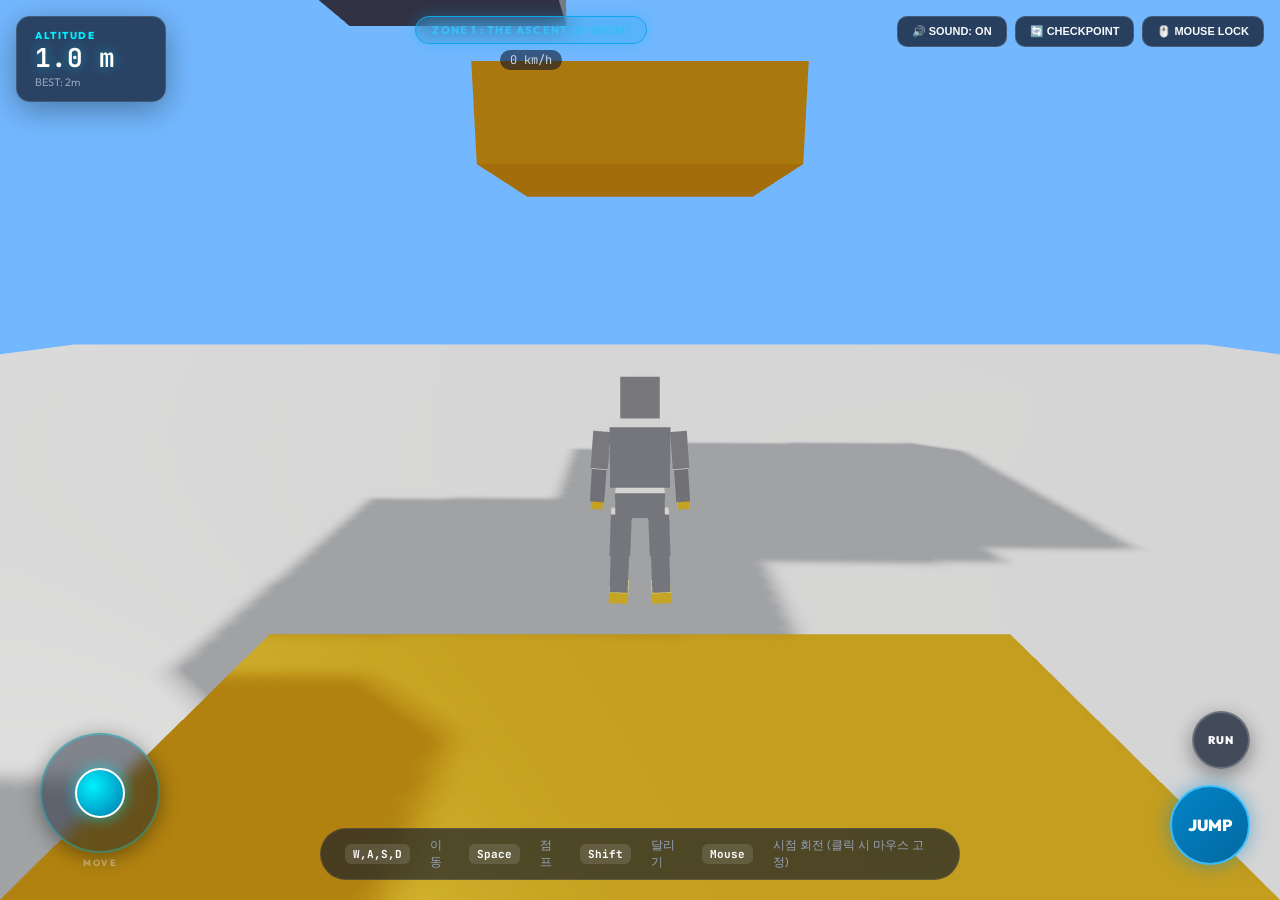
<file: index.html>
<!DOCTYPE html>
<html lang="ko">
<head>
  <meta charset="UTF-8">
  <meta name="viewport" content="width=device-width, initial-scale=1.0, maximum-scale=1.0, user-scalable=no, viewport-fit=cover">
  <title>Project UpToSpace | Celestial Mythic Fantasy 3D Web Game</title>
  <meta name="description" content="천공의 신화적 부유 유적을 딛고 1,500m 우주 성문까지 올라가는 3D 웹 액션 플랫폼 게임">
  <link rel="stylesheet" href="styles.css">
  <!-- Local Offline Three.js Library -->
  <script src="src/three.min.js"></script>
</head>
<body>
  <!-- 3D WebGL Canvas -->
  <canvas id="game-canvas"></canvas>

  <!-- Top Glassmorphism HUD -->
  <header class="hud-top">
    <div class="hud-card hud-altitude-card">
      <div class="hud-label">ALTITUDE</div>
      <div class="hud-value-large" id="hud-altitude">0.0 m</div>
      <div class="hud-sub" id="hud-max-alt">BEST: 0m</div>
    </div>

    <div class="hud-center">
      <div class="hud-zone zone-1" id="hud-zone">ZONE 1 : THE ASCENT (0~500m)</div>
      <div class="hud-speed-tag" id="hud-speed">0 km/h</div>
    </div>

    <div class="hud-actions">
      <button class="hud-btn" id="btn-mute" title="소리 켜기/끄기">🔊 SOUND: ON</button>
      <button class="hud-btn" id="btn-reset" title="체크포인트로 이동">🔄 CHECKPOINT</button>
      <button class="hud-btn pc-only" id="btn-pointer-lock" title="마우스 락 토글">🖱️ MOUSE LOCK</button>
    </div>
  </header>

  <!-- Fall Warning Meter (Shown when falling) -->
  <div class="hud-fall-box" id="hud-fall-box">
    <div class="fall-icon">⚠️</div>
    <div class="fall-text">
      <div class="fall-title">FREE FALL DETECTED</div>
      <div class="fall-dist" id="hud-fall-dist">-0m (FATAL: 800m)</div>
    </div>
  </div>

  <!-- Toast Notification (Checkpoint, Milestones) -->
  <div class="hud-toast" id="hud-toast">✨ CHECKPOINT REACHED!</div>

  <!-- 800m Despair Fall Fatal Screen Overlay -->
  <div class="despair-overlay" id="despair-overlay">
    <div class="despair-content">
      <div class="despair-glitch">FATAL DESPAIR FALL</div>
      <h1 class="despair-title">800M+ 수직 추락 발생</h1>
      <p class="despair-desc">통제 불가능한 자유낙하로 인해 모든 체크포인트가 소실되었습니다.</p>
      <div class="despair-stat">추락 거리: <span id="despair-fall-number">820m</span></div>
      <div class="despair-restart">지상 0m 제단으로 강제 귀환합니다...</div>
    </div>
  </div>

  <!-- PC Controls Guide (Bottom Center) -->
  <div class="pc-guide pc-only">
    <span class="key-badge">W,A,S,D</span> 이동
    <span class="key-badge">Space</span> 점프
    <span class="key-badge">Shift</span> 달리기
    <span class="key-badge">Mouse</span> 시점 회전 (클릭 시 마우스 고정)
  </div>

  <!-- Mobile & Tablet Touch Layer -->
  <div class="touch-layer" id="touch-layer">
    <!-- Left Virtual Joystick Zone -->
    <div class="touch-joystick-zone" id="touch-joystick-zone">
      <div class="touch-joystick-base">
        <div class="touch-joystick-knob" id="touch-joystick-knob"></div>
      </div>
      <div class="touch-hint">MOVE</div>
    </div>

    <!-- Right Area: Camera Look Gesture Zone -->
    <div class="touch-look-zone" id="touch-look-zone"></div>

    <!-- Right Virtual Buttons -->
    <div class="touch-buttons-zone">
      <button class="touch-action-btn btn-sprint" id="btn-touch-sprint">RUN</button>
      <button class="touch-action-btn btn-jump" id="btn-touch-jump">JUMP</button>
    </div>
  </div>

  <!-- Game Scripts -->
  <script type="module" src="src/main.js"></script>
</body>
</html>
</file>
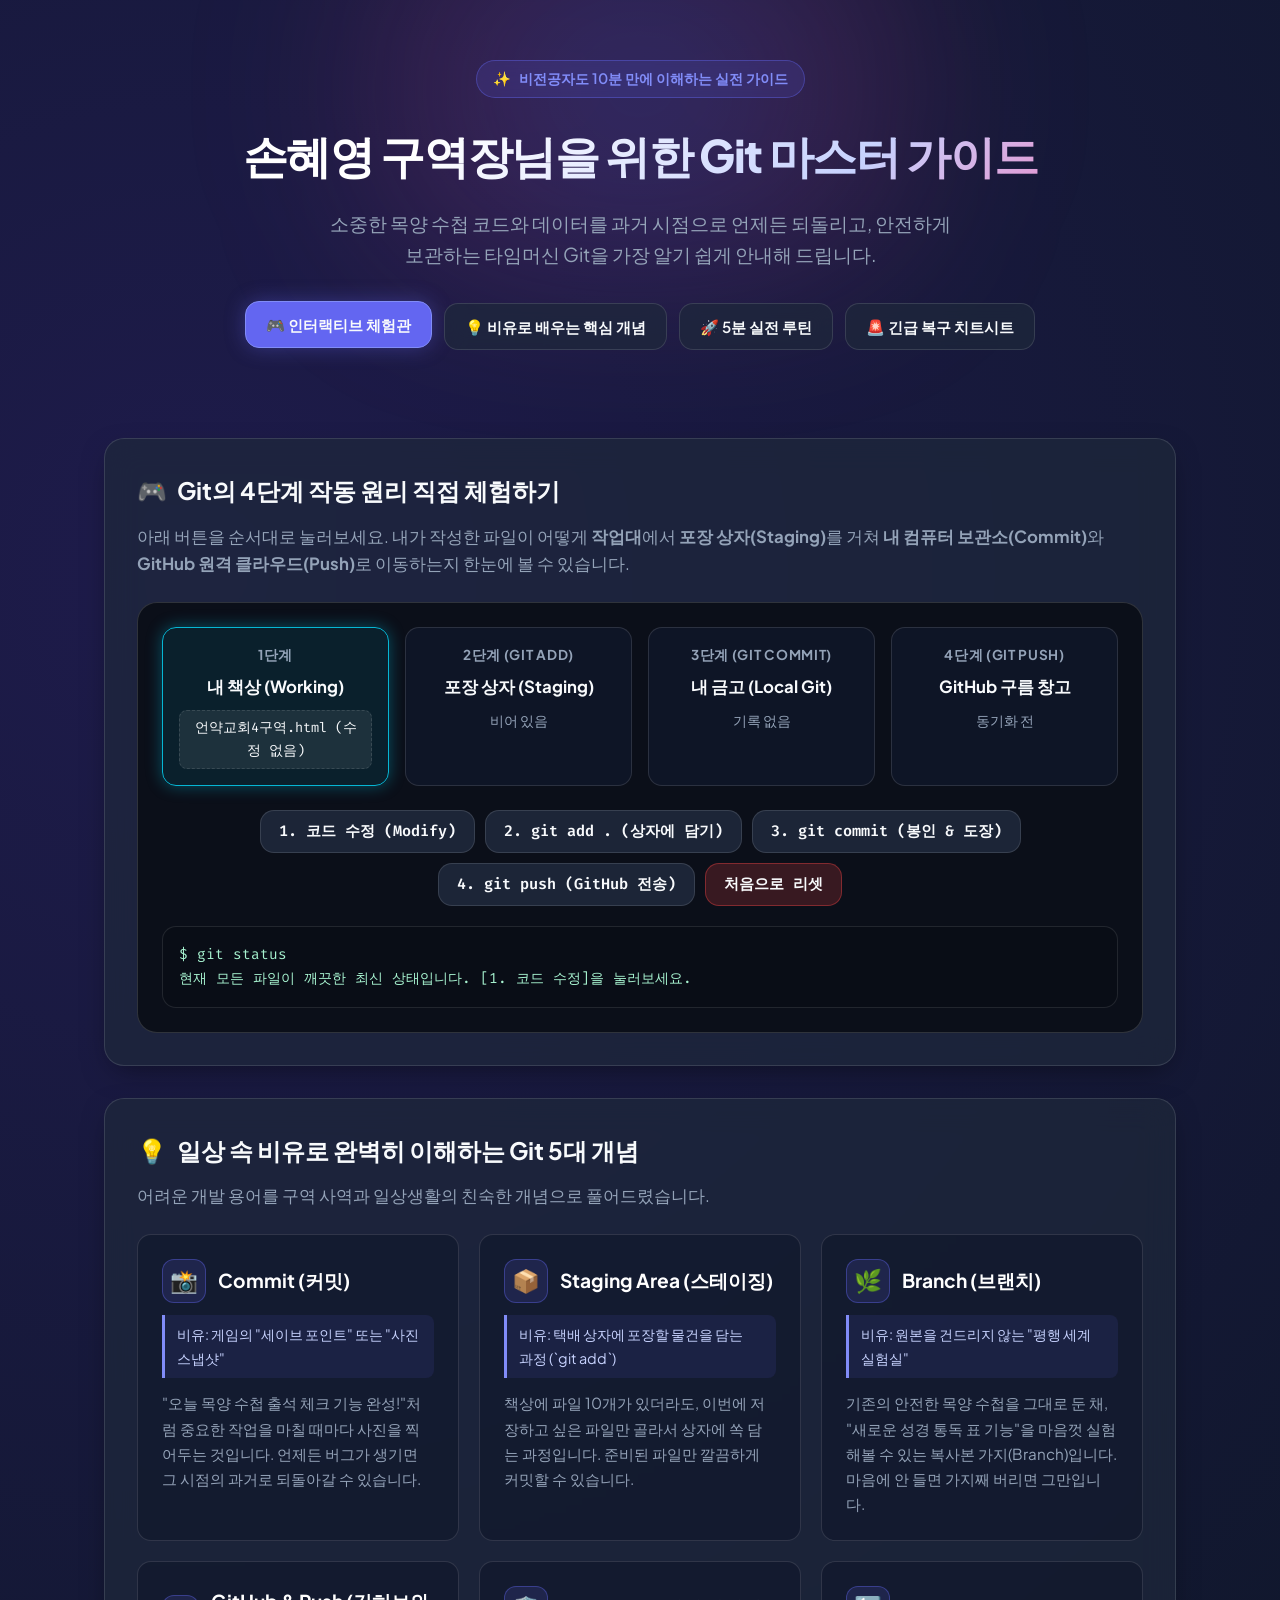
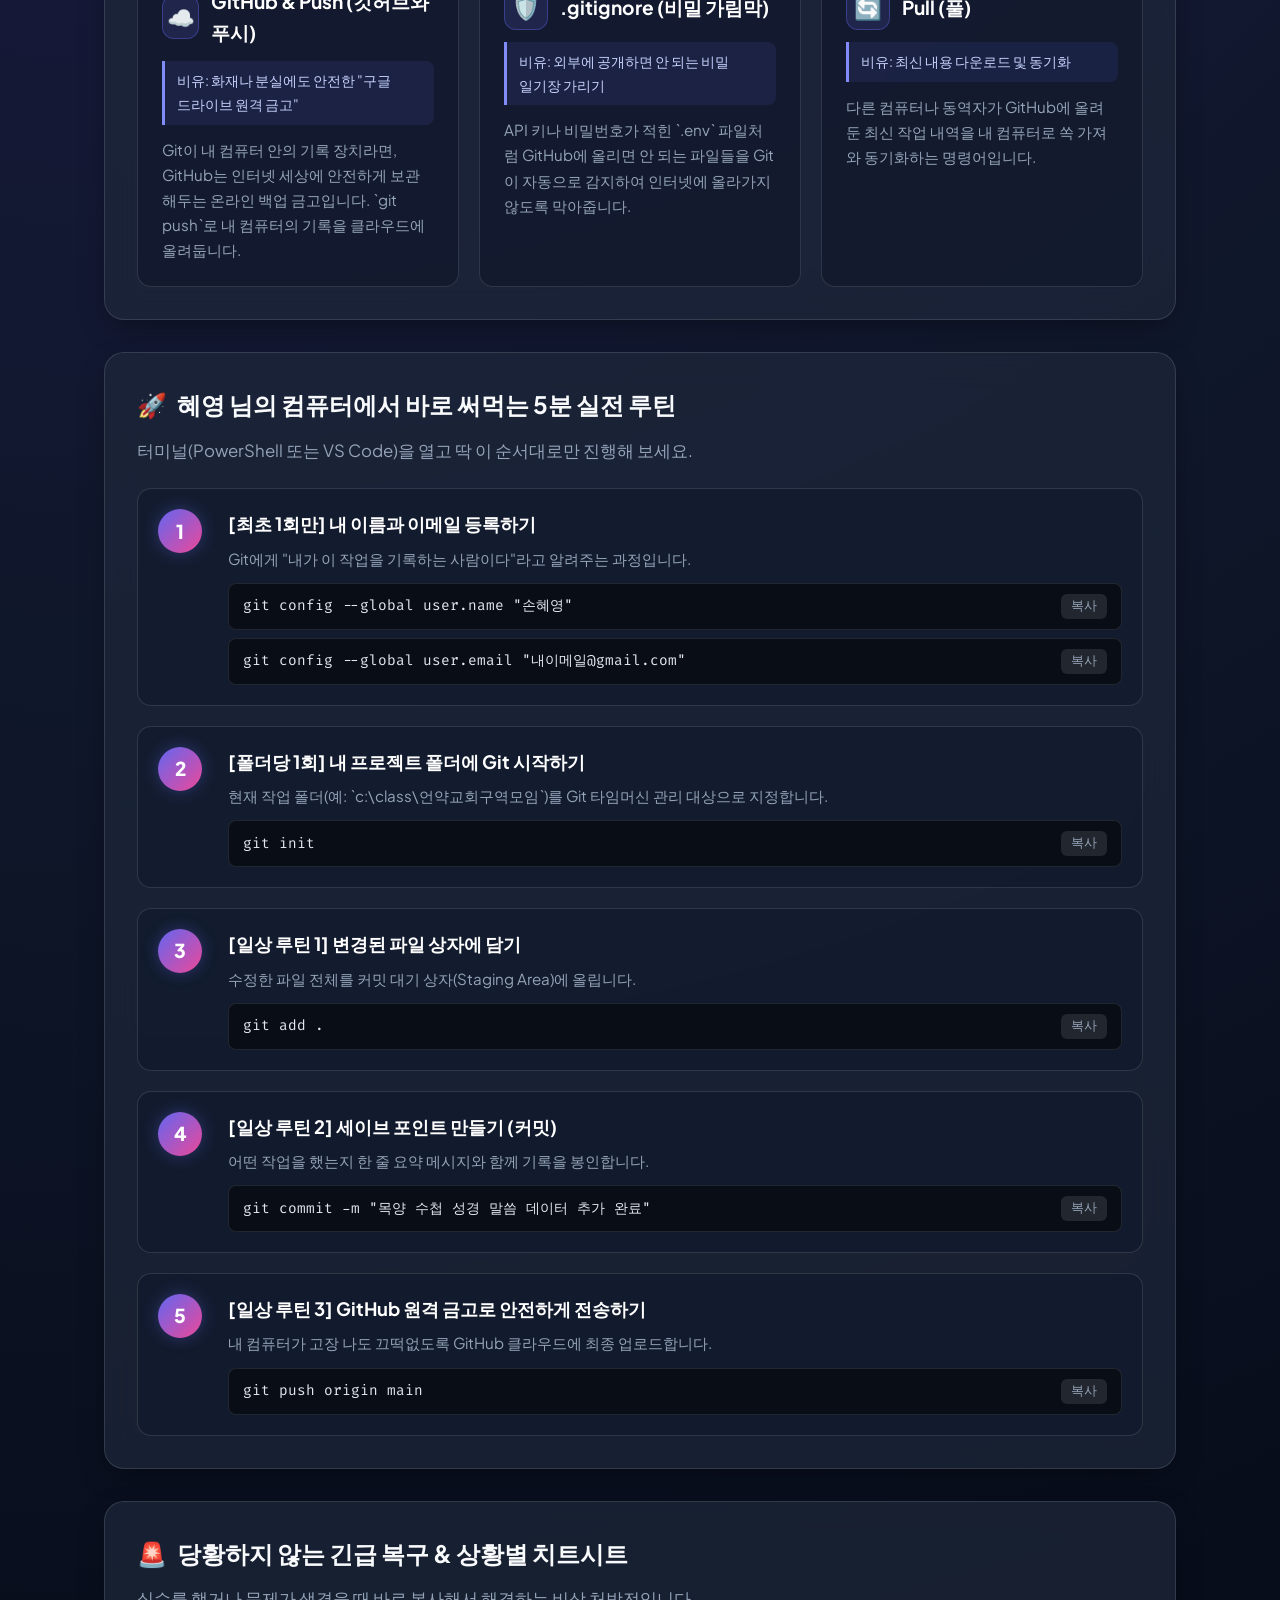
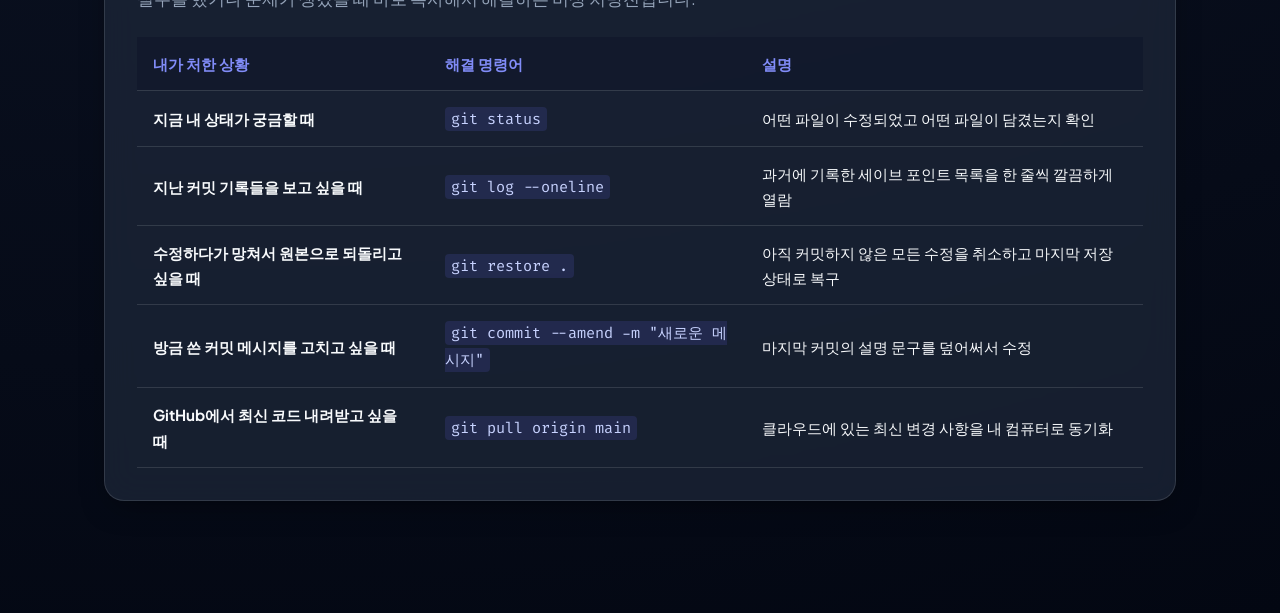
<file: git_guide/index.html>
<!DOCTYPE html>
<html lang="ko">
<head>
  <meta charset="UTF-8">
  <meta name="viewport" content="width=device-width, initial-scale=1.0">
  <title>손혜영 구역장님을 위한 쉽고 명쾌한 Git 마스터 가이드</title>
  <link rel="preconnect" href="https://fonts.googleapis.com">
  <link rel="preconnect" href="https://fonts.gstatic.com" crossorigin>
  <link href="https://fonts.googleapis.com/css2?family=Fira+Code:wght@400;600&family=Plus+Jakarta+Sans:wght@400;600;700;800&family=Pretendard:wght@400;500;600;700;800&display=swap" rel="stylesheet">
  <style>
    :root {
      --bg-gradient: radial-gradient(circle at 15% 15%, #1e1b4b 0%, #0f172a 50%, #030712 100%);
      --bg-card: rgba(30, 41, 59, 0.7);
      --bg-card-hover: rgba(51, 65, 85, 0.85);
      --border-color: rgba(255, 255, 255, 0.12);
      --border-glow: rgba(99, 102, 241, 0.4);
      --primary: #6366f1;
      --primary-light: #818cf8;
      --primary-glow: rgba(99, 102, 241, 0.35);
      --secondary: #ec4899;
      --accent-cyan: #06b6d4;
      --accent-green: #10b981;
      --accent-amber: #f59e0b;
      --text-main: #f8fafc;
      --text-muted: #94a3b8;
      --terminal-bg: #090d16;
      --radius-lg: 20px;
      --radius-md: 14px;
      --radius-sm: 8px;
    }

    * {
      box-sizing: border-box;
      margin: 0;
      padding: 0;
    }

    body {
      font-family: 'Pretendard', 'Plus Jakarta Sans', -apple-system, BlinkMacSystemFont, sans-serif;
      background: var(--bg-gradient);
      color: var(--text-main);
      min-height: 100vh;
      line-height: 1.65;
      overflow-x: hidden;
      padding-bottom: 80px;
    }

    /* Ambient Background Glow */
    .ambient-glow {
      position: fixed;
      top: -100px;
      left: 50%;
      transform: translateX(-50%);
      width: 750px;
      height: 380px;
      background: radial-gradient(circle, rgba(99, 102, 241, 0.25) 0%, rgba(236, 72, 153, 0.15) 50%, transparent 80%);
      filter: blur(80px);
      z-index: 0;
      pointer-events: none;
    }

    .container {
      max-width: 1120px;
      margin: 0 auto;
      padding: 0 24px;
      position: relative;
      z-index: 1;
    }

    /* Header & Hero */
    header {
      text-align: center;
      padding: 60px 0 40px;
    }

    .badge-pill {
      display: inline-flex;
      align-items: center;
      gap: 8px;
      padding: 6px 16px;
      background: rgba(99, 102, 241, 0.15);
      border: 1px solid var(--border-glow);
      border-radius: 9999px;
      color: var(--primary-light);
      font-size: 0.9rem;
      font-weight: 600;
      margin-bottom: 20px;
      backdrop-filter: blur(8px);
    }

    h1 {
      font-size: 2.8rem;
      font-weight: 800;
      letter-spacing: -0.03em;
      margin-bottom: 16px;
      background: linear-gradient(135deg, #ffffff 30%, #c7d2fe 70%, #f472b6 100%);
      -webkit-background-clip: text;
      -webkit-text-fill-color: transparent;
    }

    .subtitle {
      font-size: 1.2rem;
      color: var(--text-muted);
      max-width: 680px;
      margin: 0 auto 32px;
      word-break: keep-all;
    }

    .nav-tabs {
      display: flex;
      justify-content: center;
      gap: 12px;
      flex-wrap: wrap;
      margin-bottom: 48px;
    }

    .nav-btn {
      background: var(--bg-card);
      border: 1px solid var(--border-color);
      color: var(--text-main);
      padding: 10px 20px;
      border-radius: var(--radius-md);
      font-size: 0.95rem;
      font-weight: 600;
      cursor: pointer;
      transition: all 0.25s ease;
      backdrop-filter: blur(10px);
      text-decoration: none;
      display: inline-flex;
      align-items: center;
      gap: 6px;
    }

    .nav-btn:hover, .nav-btn.active {
      background: var(--primary);
      border-color: var(--primary-light);
      box-shadow: 0 0 20px var(--primary-glow);
      transform: translateY(-2px);
    }

    /* Cards & Grids */
    .card {
      background: var(--bg-card);
      border: 1px solid var(--border-color);
      border-radius: var(--radius-lg);
      padding: 32px;
      backdrop-filter: blur(16px);
      box-shadow: 0 10px 30px -10px rgba(0, 0, 0, 0.5);
      margin-bottom: 32px;
      transition: border-color 0.3s ease;
    }

    .card:hover {
      border-color: var(--border-glow);
    }

    .card-title {
      font-size: 1.5rem;
      font-weight: 700;
      margin-bottom: 12px;
      display: flex;
      align-items: center;
      gap: 10px;
    }

    .card-desc {
      color: var(--text-muted);
      margin-bottom: 24px;
      font-size: 1.05rem;
      word-break: keep-all;
    }

    /* Interactive Simulator Section */
    .simulator-container {
      background: #0b0f19;
      border: 1px solid rgba(255, 255, 255, 0.15);
      border-radius: var(--radius-lg);
      padding: 24px;
      margin-top: 16px;
    }

    .flow-stages {
      display: grid;
      grid-template-columns: repeat(4, 1fr);
      gap: 16px;
      margin-bottom: 24px;
    }

    .flow-box {
      background: rgba(15, 23, 42, 0.8);
      border: 1px solid var(--border-color);
      border-radius: var(--radius-md);
      padding: 16px;
      text-align: center;
      position: relative;
      transition: all 0.3s ease;
    }

    .flow-box.highlight {
      border-color: var(--accent-cyan);
      box-shadow: 0 0 16px rgba(6, 182, 212, 0.4);
      background: rgba(6, 182, 212, 0.1);
    }

    .flow-box-title {
      font-size: 0.85rem;
      font-weight: 700;
      color: var(--text-muted);
      text-transform: uppercase;
      letter-spacing: 0.05em;
      margin-bottom: 6px;
    }

    .flow-box-name {
      font-size: 1.05rem;
      font-weight: 700;
      color: var(--text-main);
      margin-bottom: 10px;
    }

    .file-chip {
      display: inline-block;
      padding: 6px 12px;
      background: rgba(255, 255, 255, 0.08);
      border: 1px dashed var(--border-color);
      border-radius: var(--radius-sm);
      font-family: 'Fira Code', monospace;
      font-size: 0.85rem;
      color: var(--text-main);
      transition: all 0.3s;
    }

    .file-chip.modified {
      background: rgba(245, 158, 11, 0.2);
      border-color: var(--accent-amber);
      color: var(--accent-amber);
    }

    .file-chip.staged {
      background: rgba(6, 182, 212, 0.2);
      border-color: var(--accent-cyan);
      color: var(--accent-cyan);
    }

    .file-chip.committed {
      background: rgba(99, 102, 241, 0.2);
      border-color: var(--primary-light);
      color: var(--primary-light);
    }

    .file-chip.pushed {
      background: rgba(16, 185, 129, 0.2);
      border-color: var(--accent-green);
      color: var(--accent-green);
    }

    .sim-controls {
      display: flex;
      gap: 10px;
      flex-wrap: wrap;
      justify-content: center;
      margin-bottom: 20px;
    }

    .sim-btn {
      padding: 10px 18px;
      border-radius: var(--radius-md);
      border: 1px solid var(--border-color);
      background: rgba(30, 41, 59, 0.9);
      color: var(--text-main);
      font-size: 0.95rem;
      font-weight: 600;
      cursor: pointer;
      transition: all 0.2s;
      font-family: 'Fira Code', monospace;
    }

    .sim-btn:hover {
      background: var(--primary);
      border-color: var(--primary-light);
      transform: translateY(-2px);
    }

    .sim-terminal {
      background: var(--terminal-bg);
      border: 1px solid rgba(255, 255, 255, 0.1);
      border-radius: var(--radius-md);
      padding: 16px;
      font-family: 'Fira Code', monospace;
      font-size: 0.9rem;
      color: #a7f3d0;
      min-height: 80px;
      overflow-x: auto;
      white-space: pre-wrap;
    }

    /* Concept Cards Grid */
    .concept-grid {
      display: grid;
      grid-template-columns: repeat(auto-fit, minmax(320px, 1fr));
      gap: 20px;
    }

    .concept-item {
      background: rgba(15, 23, 42, 0.6);
      border: 1px solid var(--border-color);
      border-radius: var(--radius-md);
      padding: 24px;
      transition: transform 0.25s, border-color 0.25s;
    }

    .concept-item:hover {
      transform: translateY(-4px);
      border-color: var(--border-glow);
      background: rgba(30, 41, 59, 0.6);
    }

    .concept-header {
      display: flex;
      align-items: center;
      gap: 12px;
      margin-bottom: 12px;
    }

    .concept-icon {
      width: 44px;
      height: 44px;
      border-radius: 12px;
      display: flex;
      align-items: center;
      justify-content: center;
      font-size: 1.4rem;
      background: rgba(99, 102, 241, 0.15);
      border: 1px solid var(--border-glow);
    }

    .concept-item h3 {
      font-size: 1.2rem;
      font-weight: 700;
      color: #fff;
    }

    .concept-analogy {
      background: rgba(99, 102, 241, 0.1);
      border-left: 3px solid var(--primary-light);
      padding: 8px 12px;
      border-radius: 0 var(--radius-sm) var(--radius-sm) 0;
      font-size: 0.9rem;
      color: #c7d2fe;
      margin-bottom: 12px;
      word-break: keep-all;
    }

    /* Workflow Steps */
    .step-list {
      display: flex;
      flex-direction: column;
      gap: 20px;
    }

    .step-card {
      display: grid;
      grid-template-columns: 50px 1fr;
      gap: 20px;
      background: rgba(15, 23, 42, 0.5);
      border: 1px solid var(--border-color);
      border-radius: var(--radius-md);
      padding: 20px;
      align-items: start;
    }

    .step-num {
      width: 44px;
      height: 44px;
      background: linear-gradient(135deg, var(--primary), var(--secondary));
      border-radius: 50%;
      display: flex;
      align-items: center;
      justify-content: center;
      font-weight: 800;
      font-size: 1.2rem;
      color: #fff;
      box-shadow: 0 0 15px var(--primary-glow);
    }

    .step-content h4 {
      font-size: 1.15rem;
      font-weight: 700;
      margin-bottom: 6px;
      color: #fff;
    }

    .step-content p {
      color: var(--text-muted);
      font-size: 0.95rem;
      margin-bottom: 12px;
    }

    .code-box {
      background: var(--terminal-bg);
      border: 1px solid rgba(255, 255, 255, 0.1);
      border-radius: var(--radius-sm);
      padding: 10px 14px;
      font-family: 'Fira Code', monospace;
      font-size: 0.9rem;
      display: flex;
      justify-content: space-between;
      align-items: center;
      color: #e2e8f0;
    }

    .copy-btn {
      background: rgba(255, 255, 255, 0.1);
      border: none;
      color: var(--text-muted);
      padding: 4px 10px;
      border-radius: 6px;
      font-size: 0.8rem;
      cursor: pointer;
      transition: all 0.2s;
    }

    .copy-btn:hover {
      background: var(--primary);
      color: #fff;
    }

    /* FAQ & Emergency Cheatsheet */
    .table-container {
      overflow-x: auto;
    }

    table {
      width: 100%;
      border-collapse: collapse;
      text-align: left;
      font-size: 0.95rem;
    }

    th, td {
      padding: 14px 16px;
      border-bottom: 1px solid var(--border-color);
    }

    th {
      color: var(--primary-light);
      font-weight: 700;
      background: rgba(15, 23, 42, 0.6);
    }

    td code {
      font-family: 'Fira Code', monospace;
      background: rgba(99, 102, 241, 0.15);
      color: #c7d2fe;
      padding: 2px 6px;
      border-radius: 4px;
    }

    /* Toast Notification */
    .toast {
      position: fixed;
      bottom: 30px;
      right: 30px;
      background: #10b981;
      color: #fff;
      padding: 12px 24px;
      border-radius: var(--radius-md);
      font-weight: 600;
      box-shadow: 0 10px 25px rgba(16, 185, 129, 0.4);
      display: none;
      z-index: 9999;
      animation: fadeIn 0.3s ease;
    }

    @keyframes fadeIn {
      from { opacity: 0; transform: translateY(10px); }
      to { opacity: 1; transform: translateY(0); }
    }

    @media (max-width: 768px) {
      h1 { font-size: 2.1rem; }
      .flow-stages { grid-template-columns: 1fr; }
      .step-card { grid-template-columns: 1fr; }
      .step-num { margin-bottom: 8px; }
      .card { padding: 20px; }
    }
  </style>
</head>
<body>
  <div class="ambient-glow"></div>
  <div id="toast" class="toast">클립보드에 복사되었습니다!</div>

  <div class="container">
    <header>
      <div class="badge-pill">
        <span>✨</span> 비전공자도 10분 만에 이해하는 실전 가이드
      </div>
      <h1>손혜영 구역장님을 위한 Git 마스터 가이드</h1>
      <p class="subtitle">
        소중한 목양 수첩 코드와 데이터를 과거 시점으로 언제든 되돌리고, 안전하게 보관하는 타임머신 Git을 가장 알기 쉽게 안내해 드립니다.
      </p>

      <nav class="nav-tabs">
        <a href="#simulator" class="nav-btn active">🎮 인터랙티브 체험관</a>
        <a href="#concepts" class="nav-btn">💡 비유로 배우는 핵심 개념</a>
        <a href="#workflow" class="nav-btn">🚀 5분 실전 루틴</a>
        <a href="#emergency" class="nav-btn">🚨 긴급 복구 치트시트</a>
      </nav>
    </header>

    <!-- SECTION 1: INTERACTIVE SIMULATOR -->
    <section id="simulator" class="card">
      <div class="card-title">
        <span>🎮</span> Git의 4단계 작동 원리 직접 체험하기
      </div>
      <p class="card-desc">
        아래 버튼을 순서대로 눌러보세요. 내가 작성한 파일이 어떻게 <strong>작업대</strong>에서 <strong>포장 상자(Staging)</strong>를 거쳐 <strong>내 컴퓨터 보관소(Commit)</strong>와 <strong>GitHub 원격 클라우드(Push)</strong>로 이동하는지 한눈에 볼 수 있습니다.
      </p>

      <div class="simulator-container">
        <div class="flow-stages">
          <!-- Stage 1 -->
          <div class="flow-box" id="box-working">
            <div class="flow-box-title">1단계</div>
            <div class="flow-box-name">내 책상 (Working)</div>
            <div id="file-working" class="file-chip">언약교회4구역.html</div>
          </div>

          <!-- Stage 2 -->
          <div class="flow-box" id="box-stage">
            <div class="flow-box-title">2단계 (git add)</div>
            <div class="flow-box-name">포장 상자 (Staging)</div>
            <div id="file-stage" style="color: var(--text-muted); font-size: 0.85rem;">비어 있음</div>
          </div>

          <!-- Stage 3 -->
          <div class="flow-box" id="box-commit">
            <div class="flow-box-title">3단계 (git commit)</div>
            <div class="flow-box-name">내 금고 (Local Git)</div>
            <div id="file-commit" style="color: var(--text-muted); font-size: 0.85rem;">기록 없음</div>
          </div>

          <!-- Stage 4 -->
          <div class="flow-box" id="box-remote">
            <div class="flow-box-title">4단계 (git push)</div>
            <div class="flow-box-name">GitHub 구름 창고</div>
            <div id="file-remote" style="color: var(--text-muted); font-size: 0.85rem;">동기화 전</div>
          </div>
        </div>

        <div class="sim-controls">
          <button class="sim-btn" onclick="simModify()">1. 코드 수정 (Modify)</button>
          <button class="sim-btn" onclick="simAdd()">2. git add . (상자에 담기)</button>
          <button class="sim-btn" onclick="simCommit()">3. git commit (봉인 & 도장)</button>
          <button class="sim-btn" onclick="simPush()">4. git push (GitHub 전송)</button>
          <button class="sim-btn" style="background: rgba(239, 68, 68, 0.2); border-color: rgba(239, 68, 68, 0.4);" onclick="simReset()">처음으로 리셋</button>
        </div>

        <div class="sim-terminal" id="sim-log">
$ git status
현재 모든 파일이 최신 상태입니다. [1. 코드 수정] 버튼을 눌러 작업을 시작해 보세요.
        </div>
      </div>
    </section>

    <!-- SECTION 2: CORE CONCEPTS WITH ANALOGIES -->
    <section id="concepts" class="card">
      <div class="card-title">
        <span>💡</span> 일상 속 비유로 완벽히 이해하는 Git 5대 개념
      </div>
      <p class="card-desc">어려운 개발 용어를 구역 사역과 일상생활의 친숙한 개념으로 풀어드렸습니다.</p>

      <div class="concept-grid">
        <div class="concept-item">
          <div class="concept-header">
            <div class="concept-icon">📸</div>
            <h3>Commit (커밋)</h3>
          </div>
          <div class="concept-analogy">비유: 게임의 "세이브 포인트" 또는 "사진 스냅샷"</div>
          <p style="color: var(--text-muted); font-size: 0.95rem;">
            "오늘 목양 수첩 출석 체크 기능 완성!"처럼 중요한 작업을 마칠 때마다 사진을 찍어두는 것입니다. 언제든 버그가 생기면 그 시점의 과거로 되돌아갈 수 있습니다.
          </p>
        </div>

        <div class="concept-item">
          <div class="concept-header">
            <div class="concept-icon">📦</div>
            <h3>Staging Area (스테이징)</h3>
          </div>
          <div class="concept-analogy">비유: 택배 상자에 포장할 물건을 담는 과정 (`git add`)</div>
          <p style="color: var(--text-muted); font-size: 0.95rem;">
            책상에 파일 10개가 있더라도, 이번에 저장하고 싶은 파일만 골라서 상자에 쏙 담는 과정입니다. 준비된 파일만 깔끔하게 커밋할 수 있습니다.
          </p>
        </div>

        <div class="concept-item">
          <div class="concept-header">
            <div class="concept-icon">🌿</div>
            <h3>Branch (브랜치)</h3>
          </div>
          <div class="concept-analogy">비유: 원본을 건드리지 않는 "평행 세계 실험실"</div>
          <p style="color: var(--text-muted); font-size: 0.95rem;">
            기존의 안전한 목양 수첩을 그대로 둔 채, "새로운 성경 통독 표 기능"을 마음껏 실험해볼 수 있는 복사본 가지(Branch)입니다. 마음에 안 들면 가지째 버리면 그만입니다.
          </p>
        </div>

        <div class="concept-item">
          <div class="concept-header">
            <div class="concept-icon">☁️</div>
            <h3>GitHub & Push (깃허브와 푸시)</h3>
          </div>
          <div class="concept-analogy">비유: 화재나 분실에도 안전한 "구글 드라이브 원격 금고"</div>
          <p style="color: var(--text-muted); font-size: 0.95rem;">
            Git이 내 컴퓨터 안의 기록 장치라면, GitHub는 인터넷 세상에 안전하게 보관해두는 온라인 백업 금고입니다. `git push`로 내 컴퓨터의 기록을 클라우드에 올려둡니다.
          </p>
        </div>

        <div class="concept-item">
          <div class="concept-header">
            <div class="concept-icon">🛡️</div>
            <h3>.gitignore (비밀 가림막)</h3>
          </div>
          <div class="concept-analogy">비유: 외부에 공개하면 안 되는 비밀 일기장 가리기</div>
          <p style="color: var(--text-muted); font-size: 0.95rem;">
            API 키나 비밀번호가 적힌 `.env` 파일처럼 GitHub에 올리면 안 되는 파일들을 Git이 자동으로 감지하여 인터넷에 올라가지 않도록 막아줍니다.
          </p>
        </div>

        <div class="concept-item">
          <div class="concept-header">
            <div class="concept-icon">🔄</div>
            <h3>Pull (풀)</h3>
          </div>
          <div class="concept-analogy">비유: 최신 내용 다운로드 및 동기화</div>
          <p style="color: var(--text-muted); font-size: 0.95rem;">
            다른 컴퓨터나 동역자가 GitHub에 올려둔 최신 작업 내역을 내 컴퓨터로 쏙 가져와 동기화하는 명령어입니다.
          </p>
        </div>
      </div>
    </section>

    <!-- SECTION 3: 5-MIN PRACTICAL WORKFLOW -->
    <section id="workflow" class="card">
      <div class="card-title">
        <span>🚀</span> 혜영 님의 컴퓨터에서 바로 써먹는 5분 실전 루틴
      </div>
      <p class="card-desc">터미널(PowerShell 또는 VS Code)을 열고 딱 이 순서대로만 진행해 보세요.</p>

      <div class="step-list">
        <!-- Step 1 -->
        <div class="step-card">
          <div class="step-num">1</div>
          <div class="step-content">
            <h4>[최초 1회만] 내 이름과 이메일 등록하기</h4>
            <p>Git에게 "내가 이 작업을 기록하는 사람이다"라고 알려주는 과정입니다.</p>
            <div class="code-box">
              <span>git config --global user.name "손혜영"</span>
              <button class="copy-btn" onclick="copyCode('git config --global user.name \"손혜영\"')">복사</button>
            </div>
            <div class="code-box" style="margin-top: 8px;">
              <span>git config --global user.email "내이메일@gmail.com"</span>
              <button class="copy-btn" onclick="copyCode('git config --global user.email \"내이메일@gmail.com\"')">복사</button>
            </div>
          </div>
        </div>

        <!-- Step 2 -->
        <div class="step-card">
          <div class="step-num">2</div>
          <div class="step-content">
            <h4>[폴더당 1회] 내 프로젝트 폴더에 Git 시작하기</h4>
            <p>현재 작업 폴더(예: `c:\class\언약교회구역모임`)를 Git 타임머신 관리 대상으로 지정합니다.</p>
            <div class="code-box">
              <span>git init</span>
              <button class="copy-btn" onclick="copyCode('git init')">복사</button>
            </div>
          </div>
        </div>

        <!-- Step 3 -->
        <div class="step-card">
          <div class="step-num">3</div>
          <div class="step-content">
            <h4>[일상 루틴 1] 변경된 파일 상자에 담기</h4>
            <p>수정한 파일 전체를 커밋 대기 상자(Staging Area)에 올립니다.</p>
            <div class="code-box">
              <span>git add .</span>
              <button class="copy-btn" onclick="copyCode('git add .')">복사</button>
            </div>
          </div>
        </div>

        <!-- Step 4 -->
        <div class="step-card">
          <div class="step-num">4</div>
          <div class="step-content">
            <h4>[일상 루틴 2] 세이브 포인트 만들기 (커밋)</h4>
            <p>어떤 작업을 했는지 한 줄 요약 메시지와 함께 기록을 봉인합니다.</p>
            <div class="code-box">
              <span>git commit -m "목양 수첩 성경 말씀 데이터 추가 완료"</span>
              <button class="copy-btn" onclick="copyCode('git commit -m \"목양 수첩 성경 말씀 데이터 추가 완료\"')">복사</button>
            </div>
          </div>
        </div>

        <!-- Step 5 -->
        <div class="step-card">
          <div class="step-num">5</div>
          <div class="step-content">
            <h4>[일상 루틴 3] GitHub 원격 금고로 안전하게 전송하기</h4>
            <p>내 컴퓨터가 고장 나도 끄떡없도록 GitHub 클라우드에 최종 업로드합니다.</p>
            <div class="code-box">
              <span>git push origin main</span>
              <button class="copy-btn" onclick="copyCode('git push origin main')">복사</button>
            </div>
          </div>
        </div>
      </div>
    </section>

    <!-- SECTION 4: EMERGENCY CHEATSHEET -->
    <section id="emergency" class="card">
      <div class="card-title">
        <span>🚨</span> 당황하지 않는 긴급 복구 & 상황별 치트시트
      </div>
      <p class="card-desc">실수를 했거나 문제가 생겼을 때 바로 복사해서 해결하는 비상 처방전입니다.</p>

      <div class="table-container">
        <table>
          <thead>
            <tr>
              <th>내가 처한 상황</th>
              <th>해결 명령어</th>
              <th>설명</th>
            </tr>
          </thead>
          <tbody>
            <tr>
              <td><strong>지금 내 상태가 궁금할 때</strong></td>
              <td><code>git status</code></td>
              <td>어떤 파일이 수정되었고 어떤 파일이 담겼는지 확인</td>
            </tr>
            <tr>
              <td><strong>지난 커밋 기록들을 보고 싶을 때</strong></td>
              <td><code>git log --oneline</code></td>
              <td>과거에 기록한 세이브 포인트 목록을 한 줄씩 깔끔하게 열람</td>
            </tr>
            <tr>
              <td><strong>수정하다가 망쳐서 원본으로 되돌리고 싶을 때</strong></td>
              <td><code>git restore .</code></td>
              <td>아직 커밋하지 않은 모든 수정을 취소하고 마지막 저장 상태로 복구</td>
            </tr>
            <tr>
              <td><strong>방금 쓴 커밋 메시지를 고치고 싶을 때</strong></td>
              <td><code>git commit --amend -m "새로운 메시지"</code></td>
              <td>마지막 커밋의 설명 문구를 덮어써서 수정</td>
            </tr>
            <tr>
              <td><strong>GitHub에서 최신 코드 내려받고 싶을 때</strong></td>
              <td><code>git pull origin main</code></td>
              <td>클라우드에 있는 최신 변경 사항을 내 컴퓨터로 동기화</td>
            </tr>
          </tbody>
        </table>
      </div>
    </section>
  </div>

  <script>
    // Simulator State
    let step = 0;

    function updateSimulatorUI() {
      const wBox = document.getElementById('box-working');
      const sBox = document.getElementById('box-stage');
      const cBox = document.getElementById('box-commit');
      const rBox = document.getElementById('box-remote');

      const fWork = document.getElementById('file-working');
      const fStage = document.getElementById('file-stage');
      const fCommit = document.getElementById('file-commit');
      const fRemote = document.getElementById('file-remote');
      const log = document.getElementById('sim-log');

      // Reset highlights
      [wBox, sBox, cBox, rBox].forEach(b => b.classList.remove('highlight'));

      if (step === 0) {
        wBox.classList.add('highlight');
        fWork.className = 'file-chip';
        fWork.innerText = '언약교회4구역.html (수정 없음)';
        fStage.innerHTML = '<span style="color: var(--text-muted); font-size: 0.85rem;">비어 있음</span>';
        fCommit.innerHTML = '<span style="color: var(--text-muted); font-size: 0.85rem;">기록 없음</span>';
        fRemote.innerHTML = '<span style="color: var(--text-muted); font-size: 0.85rem;">동기화 전</span>';
        log.innerText = '$ git status\n현재 모든 파일이 깨끗한 최신 상태입니다. [1. 코드 수정]을 눌러보세요.';
      } else if (step === 1) {
        wBox.classList.add('highlight');
        fWork.className = 'file-chip modified';
        fWork.innerText = '● 언약교회4구역.html (수정됨!)';
        fStage.innerHTML = '<span style="color: var(--text-muted); font-size: 0.85rem;">비어 있음</span>';
        log.innerText = '$ git status\nChanges not staged for commit:\n  modified: 언약교회4구역.html\n(파일이 수정되었습니다! 포장 상자에 담으려면 [2. git add .]를 누르세요)';
      } else if (step === 2) {
        sBox.classList.add('highlight');
        fWork.className = 'file-chip';
        fWork.innerText = '언약교회4구역.html';
        fStage.innerHTML = '<div class="file-chip staged">✓ 언약교회4구역.html</div>';
        log.innerText = '$ git add .\n$ git status\nChanges to be committed:\n  staged: 언약교회4구역.html\n(성공적으로 포장 상자에 담겼습니다. 이제 [3. git commit]으로 봉인하세요)';
      } else if (step === 3) {
        cBox.classList.add('highlight');
        fStage.innerHTML = '<span style="color: var(--text-muted); font-size: 0.85rem;">비어 있음 (커밋 완료)</span>';
        fCommit.innerHTML = '<div class="file-chip committed">📦 v1.1.0 [a3f89c]</div>';
        log.innerText = '$ git commit -m "심방 일정 캘린더 기능 추가 완료"\n[main a3f89c] 심방 일정 캘린더 기능 추가 완료\n 1 file changed, 45 insertions(+)\n(내 컴퓨터 보관소에 안전하게 저장되었습니다! 이제 [4. git push]로 구름에 전송하세요)';
      } else if (step === 4) {
        rBox.classList.add('highlight');
        fRemote.innerHTML = '<div class="file-chip pushed">☁️ GitHub 동기화 완료</div>';
        log.innerText = '$ git push origin main\nEnumerating objects: 5, done.\nWriting objects: 100% (5/5), 3.2 KiB, done.\nTo https://github.com/hye-young/covenant-church.git\n * [new branch] main -> main\n축하합니다! GitHub 클라우드 백업까지 완벽하게 완료되었습니다! 🎉';
      }
    }

    function simModify() {
      step = 1;
      updateSimulatorUI();
    }

    function simAdd() {
      if (step < 1) {
        alert("먼저 [1. 코드 수정]을 눌러 파일을 변경해 주세요!");
        return;
      }
      step = 2;
      updateSimulatorUI();
    }

    function simCommit() {
      if (step < 2) {
        alert("먼저 [2. git add .]를 눌러 상자에 파일을 담아주세요!");
        return;
      }
      step = 3;
      updateSimulatorUI();
    }

    function simPush() {
      if (step < 3) {
        alert("먼저 [3. git commit]을 눌러 저장 도장을 찍어주세요!");
        return;
      }
      step = 4;
      updateSimulatorUI();
    }

    function simReset() {
      step = 0;
      updateSimulatorUI();
    }

    // Copy to clipboard
    function copyCode(text) {
      navigator.clipboard.writeText(text).then(() => {
        const toast = document.getElementById('toast');
        toast.style.display = 'block';
        setTimeout(() => {
          toast.style.display = 'none';
        }, 2200);
      });
    }

    document.addEventListener('DOMContentLoaded', () => {
      updateSimulatorUI();
    });
  </script>
</body>
</html>
</file>
<file: styles.css>
/* styles.css - Modern Cyberpunk / Dark Glassmorphism HUD & Responsive Touch UI */
@import url('https://fonts.googleapis.com/css2?family=Outfit:wght@400;600;800;900&family=JetBrains+Mono:wght@500;700&display=swap');

* {
  margin: 0;
  padding: 0;
  box-sizing: border-box;
  user-select: none;
  -webkit-user-select: none;
  touch-action: manipulation;
}

html, body {
  width: 100%;
  height: 100%;
  overflow: hidden;
  background-color: #03050c;
  font-family: 'Outfit', -apple-system, sans-serif;
  color: #ffffff;
}

/* 3D WebGL Canvas */
#game-canvas {
  position: absolute;
  top: 0;
  left: 0;
  width: 100%;
  height: 100%;
  display: block;
  z-index: 1;
}

/* Glassmorphism Top HUD */
.hud-top {
  position: absolute;
  top: 16px;
  left: 16px;
  right: 16px;
  display: flex;
  justify-content: space-between;
  align-items: flex-start;
  z-index: 10;
  pointer-events: none;
}

.hud-card {
  background: rgba(15, 23, 42, 0.72);
  backdrop-filter: blur(14px);
  -webkit-backdrop-filter: blur(14px);
  border: 1px solid rgba(255, 255, 255, 0.12);
  border-radius: 14px;
  padding: 12px 18px;
  box-shadow: 0 8px 32px rgba(0, 0, 0, 0.35);
  pointer-events: auto;
}

.hud-altitude-card {
  min-width: 150px;
}

.hud-label {
  font-size: 10px;
  font-weight: 800;
  letter-spacing: 1.5px;
  color: #00f0ff;
  text-transform: uppercase;
}

.hud-value-large {
  font-family: 'JetBrains Mono', monospace;
  font-size: 26px;
  font-weight: 700;
  color: #ffffff;
  text-shadow: 0 0 12px rgba(0, 240, 255, 0.4);
  line-height: 1.2;
}

.hud-sub {
  font-size: 11px;
  color: #94a3b8;
  margin-top: 2px;
}

/* Center Zone Badge */
.hud-center {
  display: flex;
  flex-direction: column;
  align-items: center;
  gap: 6px;
}

.hud-zone {
  padding: 6px 16px;
  border-radius: 20px;
  font-size: 11px;
  font-weight: 800;
  letter-spacing: 1.2px;
  text-transform: uppercase;
  backdrop-filter: blur(12px);
  border: 1px solid rgba(255, 255, 255, 0.15);
  transition: all 0.4s ease;
}

.hud-zone.zone-1 {
  background: rgba(14, 165, 233, 0.25);
  border-color: #0ea5e9;
  color: #38bdf8;
  box-shadow: 0 0 15px rgba(14, 165, 233, 0.3);
}

.hud-zone.zone-2 {
  background: rgba(168, 85, 247, 0.25);
  border-color: #a855f7;
  color: #c084fc;
  box-shadow: 0 0 15px rgba(168, 85, 247, 0.3);
}

.hud-zone.zone-3 {
  background: rgba(236, 72, 153, 0.25);
  border-color: #ec4899;
  color: #f472b6;
  box-shadow: 0 0 20px rgba(236, 72, 153, 0.4);
}

.hud-speed-tag {
  font-family: 'JetBrains Mono', monospace;
  font-size: 12px;
  color: #cbd5e1;
  background: rgba(15, 23, 42, 0.6);
  padding: 2px 10px;
  border-radius: 10px;
}

/* HUD Top Actions */
.hud-actions {
  display: flex;
  gap: 8px;
  pointer-events: auto;
}

.hud-btn {
  background: rgba(15, 23, 42, 0.75);
  backdrop-filter: blur(10px);
  border: 1px solid rgba(255, 255, 255, 0.14);
  color: #f8fafc;
  padding: 8px 14px;
  border-radius: 10px;
  font-size: 11px;
  font-weight: 700;
  cursor: pointer;
  transition: all 0.2s ease;
}

.hud-btn:hover {
  background: rgba(30, 41, 59, 0.9);
  border-color: #00f0ff;
  transform: translateY(-2px);
}

.hud-btn:active {
  transform: translateY(0);
}

/* Fall Warning Meter */
.hud-fall-box {
  position: absolute;
  top: 100px;
  left: 50%;
  transform: translateX(-50%) translateY(-20px);
  background: rgba(220, 38, 38, 0.85);
  backdrop-filter: blur(12px);
  border: 2px solid #ef4444;
  border-radius: 14px;
  padding: 10px 20px;
  display: flex;
  align-items: center;
  gap: 12px;
  opacity: 0;
  visibility: hidden;
  transition: all 0.25s ease;
  z-index: 15;
  box-shadow: 0 0 25px rgba(220, 38, 38, 0.6);
  animation: pulse-danger 1s infinite alternate;
}

.hud-fall-box.active {
  opacity: 1;
  visibility: visible;
  transform: translateX(-50%) translateY(0);
}

.hud-fall-box.critical {
  background: rgba(185, 28, 28, 0.95);
  border-color: #ff0000;
  animation: pulse-critical 0.4s infinite alternate;
}

@keyframes pulse-danger {
  0% { transform: translateX(-50%) scale(1); }
  100% { transform: translateX(-50%) scale(1.04); }
}

@keyframes pulse-critical {
  0% { transform: translateX(-50%) scale(1.02); filter: brightness(1); }
  100% { transform: translateX(-50%) scale(1.08); filter: brightness(1.3); }
}

.fall-icon {
  font-size: 24px;
}

.fall-title {
  font-size: 11px;
  font-weight: 800;
  letter-spacing: 1px;
  color: #ffdddd;
}

.fall-dist {
  font-family: 'JetBrains Mono', monospace;
  font-size: 18px;
  font-weight: 800;
  color: #ffffff;
}

/* Toast Message */
.hud-toast {
  position: absolute;
  top: 170px;
  left: 50%;
  transform: translateX(-50%) translateY(20px);
  background: rgba(16, 185, 129, 0.85);
  backdrop-filter: blur(12px);
  border: 1px solid #34d399;
  border-radius: 12px;
  padding: 10px 22px;
  font-size: 13px;
  font-weight: 800;
  letter-spacing: 1px;
  color: #ffffff;
  box-shadow: 0 0 20px rgba(16, 185, 129, 0.5);
  opacity: 0;
  visibility: hidden;
  transition: all 0.3s cubic-bezier(0.16, 1, 0.3, 1);
  z-index: 20;
}

.hud-toast.visible {
  opacity: 1;
  visibility: visible;
  transform: translateX(-50%) translateY(0);
}

/* Despair Fullscreen Overlay (800m+ Fall) */
.despair-overlay {
  position: fixed;
  top: 0;
  left: 0;
  width: 100%;
  height: 100%;
  background: radial-gradient(circle at center, rgba(120, 0, 0, 0.9) 0%, rgba(10, 0, 0, 0.98) 100%);
  display: flex;
  justify-content: center;
  align-items: center;
  z-index: 100;
  opacity: 0;
  visibility: hidden;
  pointer-events: none;
  transition: opacity 0.5s ease;
}

.despair-overlay.active {
  opacity: 1;
  visibility: visible;
}

.despair-content {
  text-align: center;
  max-width: 600px;
  padding: 40px;
}

.despair-glitch {
  font-family: 'JetBrains Mono', monospace;
  font-size: 14px;
  font-weight: 800;
  color: #ff3344;
  letter-spacing: 3px;
  margin-bottom: 12px;
}

.despair-title {
  font-size: 38px;
  font-weight: 900;
  color: #ffffff;
  text-shadow: 0 0 20px rgba(255, 51, 68, 0.8);
  margin-bottom: 16px;
}

.despair-desc {
  font-size: 15px;
  color: #cbd5e1;
  line-height: 1.6;
  margin-bottom: 24px;
}

.despair-stat {
  font-size: 18px;
  font-weight: 700;
  color: #fca5a5;
  margin-bottom: 24px;
}

.despair-restart {
  font-size: 13px;
  color: #94a3b8;
  letter-spacing: 1px;
}

/* PC Guide (Bottom) */
.pc-guide {
  position: absolute;
  bottom: 20px;
  left: 50%;
  transform: translateX(-50%);
  background: rgba(15, 23, 42, 0.65);
  backdrop-filter: blur(10px);
  border: 1px solid rgba(255, 255, 255, 0.1);
  border-radius: 30px;
  padding: 8px 24px;
  font-size: 12px;
  color: #94a3b8;
  display: flex;
  align-items: center;
  gap: 16px;
  z-index: 10;
  pointer-events: none;
}

.key-badge {
  background: rgba(255, 255, 255, 0.12);
  color: #ffffff;
  padding: 3px 8px;
  border-radius: 6px;
  font-weight: 700;
  font-family: 'JetBrains Mono', monospace;
  font-size: 11px;
  margin-right: 4px;
}

/* Touch Layer (Mobile & Tablet) */
.touch-layer {
  position: absolute;
  top: 0;
  left: 0;
  width: 100%;
  height: 100%;
  z-index: 15;
  pointer-events: none;
}

/* Virtual Joystick (Left) */
.touch-joystick-zone {
  position: absolute;
  bottom: 30px;
  left: 30px;
  width: 140px;
  height: 140px;
  pointer-events: auto;
  touch-action: none;
  display: flex;
  flex-direction: column;
  align-items: center;
  justify-content: center;
}

.touch-joystick-base {
  width: 120px;
  height: 120px;
  border-radius: 50%;
  background: rgba(15, 23, 42, 0.45);
  backdrop-filter: blur(8px);
  border: 2px solid rgba(0, 240, 255, 0.3);
  position: relative;
  box-shadow: 0 4px 20px rgba(0, 0, 0, 0.4);
}

.touch-joystick-knob {
  width: 50px;
  height: 50px;
  border-radius: 50%;
  background: radial-gradient(circle at 35% 35%, #00f0ff, #0077aa);
  border: 2px solid #ffffff;
  position: absolute;
  top: 50%;
  left: 50%;
  transform: translate(-50%, -50%);
  box-shadow: 0 0 15px rgba(0, 240, 255, 0.6);
  pointer-events: none;
  transition: transform 0.05s ease-out;
}

.touch-hint {
  font-size: 9px;
  font-weight: 800;
  letter-spacing: 1.5px;
  color: rgba(255, 255, 255, 0.4);
  margin-top: 4px;
}

/* Camera Look Zone (Touch Drag Right Half) */
.touch-look-zone {
  position: absolute;
  top: 80px;
  right: 0;
  width: 60%;
  bottom: 120px;
  pointer-events: auto;
  touch-action: none;
}

/* Touch Action Buttons (Right) */
.touch-buttons-zone {
  position: absolute;
  bottom: 35px;
  right: 30px;
  display: flex;
  flex-direction: column;
  gap: 16px;
  align-items: flex-end;
  pointer-events: auto;
}

.touch-action-btn {
  border: none;
  border-radius: 50%;
  font-family: 'Outfit', sans-serif;
  font-weight: 900;
  color: #ffffff;
  cursor: pointer;
  box-shadow: 0 6px 20px rgba(0, 0, 0, 0.4);
  display: flex;
  justify-content: center;
  align-items: center;
  user-select: none;
  transition: transform 0.1s ease, filter 0.1s ease;
}

.btn-jump {
  width: 80px;
  height: 80px;
  font-size: 16px;
  background: linear-gradient(135deg, #0284c7, #0369a1);
  border: 2px solid #38bdf8;
  box-shadow: 0 0 20px rgba(2, 132, 199, 0.5);
}

.btn-jump.active, .btn-jump:active {
  transform: scale(0.92);
  filter: brightness(1.2);
}

.btn-sprint {
  width: 58px;
  height: 58px;
  font-size: 11px;
  letter-spacing: 1px;
  background: rgba(30, 41, 59, 0.8);
  border: 2px solid rgba(255, 255, 255, 0.2);
}

.btn-sprint.active {
  background: linear-gradient(135deg, #f59e0b, #d97706);
  border-color: #fbbf24;
  box-shadow: 0 0 15px rgba(245, 158, 11, 0.5);
}

/* Responsive Handling: PC vs Touch Devices */
@media (hover: hover) and (pointer: fine) {
  /* PC environment: show hints, hide touch joy unless manually activated */
  .pc-only {
    display: flex;
  }
}

@media (hover: none) or (pointer: coarse) {
  /* Mobile/Tablet environment */
  .pc-only {
    display: none !important;
  }
}
</file>
